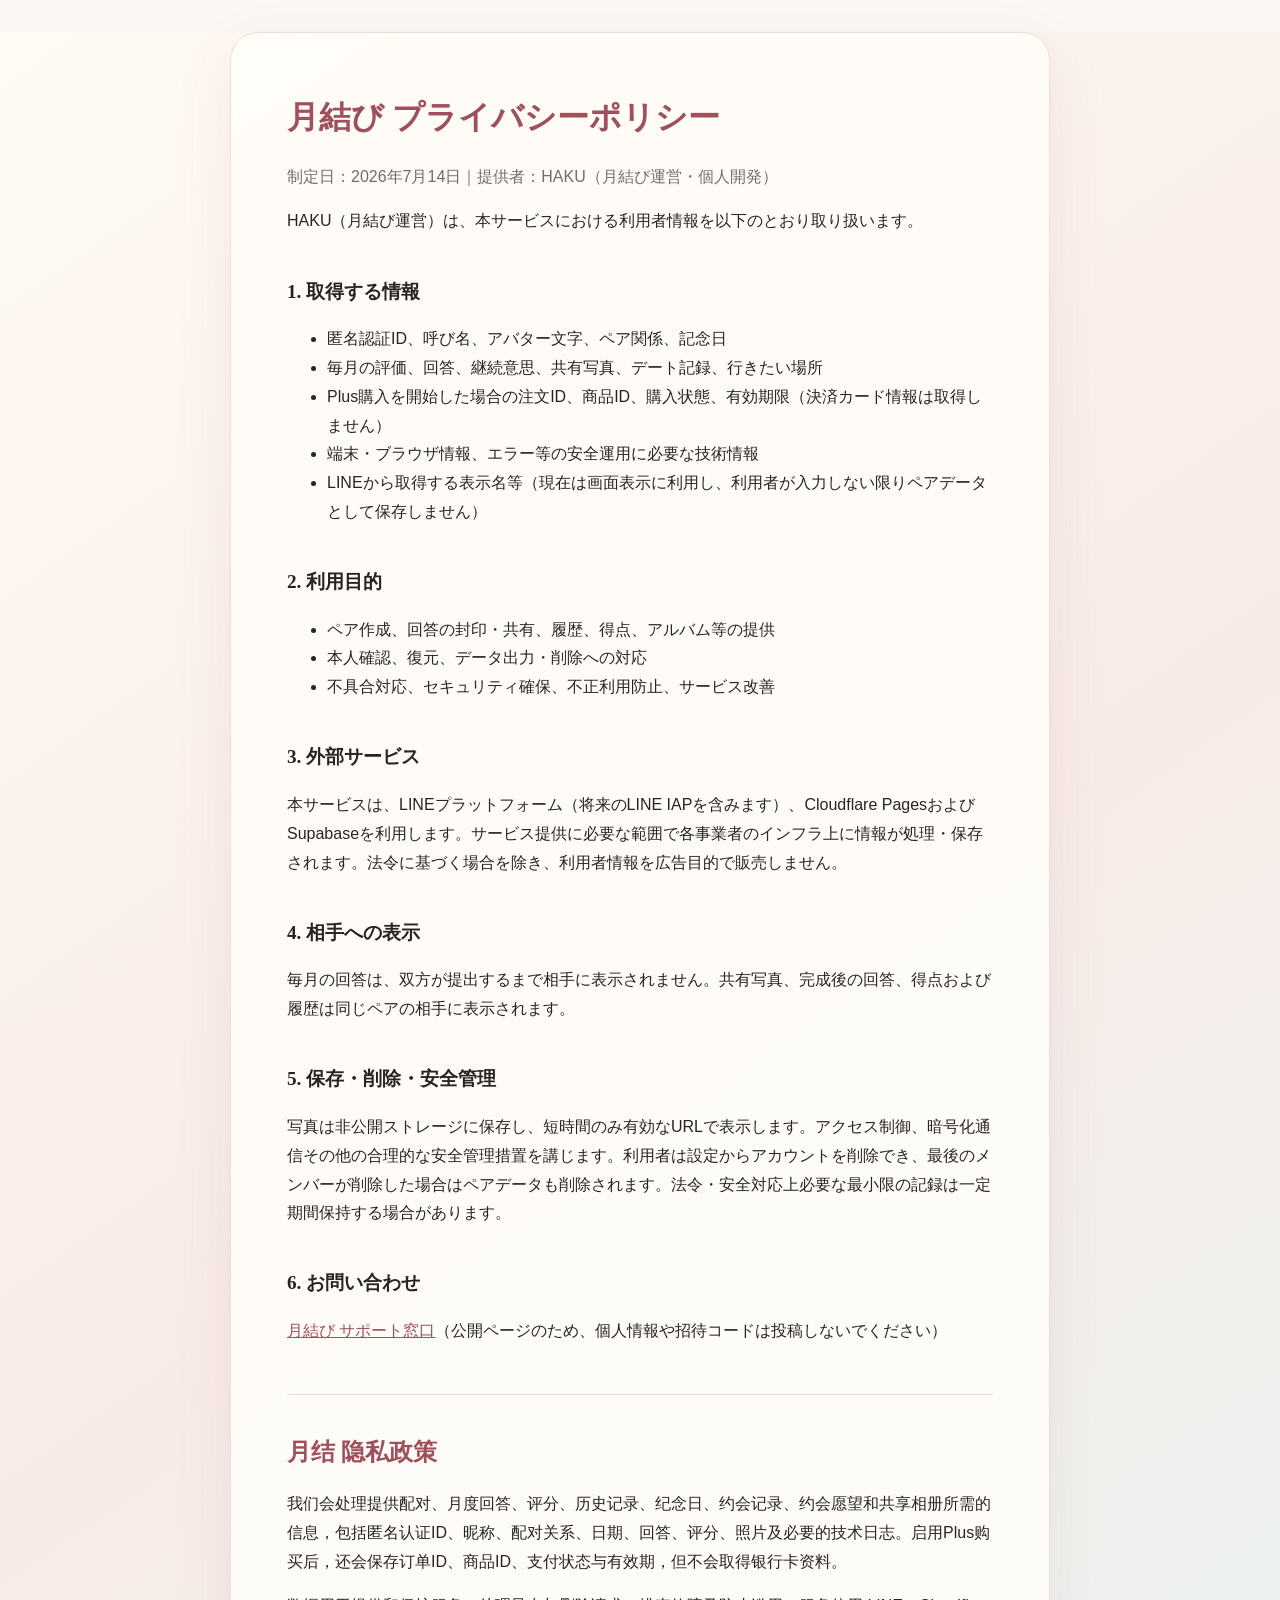
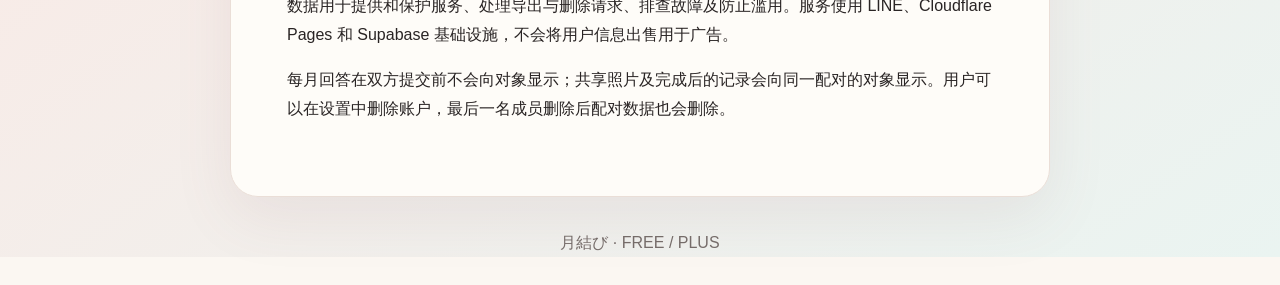
<file: privacy.html>
<!doctype html>
<html lang="ja">
<head>
  <meta charset="utf-8">
  <meta name="viewport" content="width=device-width,initial-scale=1">
  <title>プライバシーポリシー｜月結び</title>
  <link rel="icon" href="icon.svg" type="image/svg+xml">
  <style>
    :root{color:#292424;background:#fbf7f2;font-family:-apple-system,BlinkMacSystemFont,"Noto Sans JP","Yu Gothic",sans-serif;line-height:1.8}*{box-sizing:border-box}body{margin:0;background:linear-gradient(145deg,#fffaf4,#f8ebe7 55%,#eaf4f1)}main{width:min(820px,calc(100% - 32px));margin:32px auto;padding:clamp(24px,5vw,56px);background:#fffdf9ef;border:1px solid #eaded7;border-radius:28px;box-shadow:0 20px 60px #8d586018}h1,h2{font-family:"Noto Serif JP","Yu Mincho",serif}h1{margin:0;color:#9f505a}h2{margin-top:2em;font-size:1.2rem}a{color:#9f505a}.meta{color:#756c69}.lang{margin-top:48px;padding-top:36px;border-top:1px solid #eaded7}footer{text-align:center;margin:28px;color:#756c69}@media(max-width:520px){main{margin:12px auto;padding:24px 20px;border-radius:20px}}
  </style>
</head>
<body>
<main>
  <h1>月結び プライバシーポリシー</h1>
  <p class="meta">制定日：2026年7月14日｜提供者：HAKU（月結び運営・個人開発）</p>
  <p>HAKU（月結び運営）は、本サービスにおける利用者情報を以下のとおり取り扱います。</p>
  <h2>1. 取得する情報</h2>
  <ul><li>匿名認証ID、呼び名、アバター文字、ペア関係、記念日</li><li>毎月の評価、回答、継続意思、共有写真、デート記録、行きたい場所</li><li>Plus購入を開始した場合の注文ID、商品ID、購入状態、有効期限（決済カード情報は取得しません）</li><li>端末・ブラウザ情報、エラー等の安全運用に必要な技術情報</li><li>LINEから取得する表示名等（現在は画面表示に利用し、利用者が入力しない限りペアデータとして保存しません）</li></ul>
  <h2>2. 利用目的</h2>
  <ul><li>ペア作成、回答の封印・共有、履歴、得点、アルバム等の提供</li><li>本人確認、復元、データ出力・削除への対応</li><li>不具合対応、セキュリティ確保、不正利用防止、サービス改善</li></ul>
  <h2>3. 外部サービス</h2>
  <p>本サービスは、LINEプラットフォーム（将来のLINE IAPを含みます）、Cloudflare PagesおよびSupabaseを利用します。サービス提供に必要な範囲で各事業者のインフラ上に情報が処理・保存されます。法令に基づく場合を除き、利用者情報を広告目的で販売しません。</p>
  <h2>4. 相手への表示</h2>
  <p>毎月の回答は、双方が提出するまで相手に表示されません。共有写真、完成後の回答、得点および履歴は同じペアの相手に表示されます。</p>
  <h2>5. 保存・削除・安全管理</h2>
  <p>写真は非公開ストレージに保存し、短時間のみ有効なURLで表示します。アクセス制御、暗号化通信その他の合理的な安全管理措置を講じます。利用者は設定からアカウントを削除でき、最後のメンバーが削除した場合はペアデータも削除されます。法令・安全対応上必要な最小限の記録は一定期間保持する場合があります。</p>
  <h2>6. お問い合わせ</h2>
  <p><a href="https://github.com/HAKU200210/tsukimusubi-public-beta/issues">月結び サポート窓口</a>（公開ページのため、個人情報や招待コードは投稿しないでください）</p>
  <section class="lang" lang="zh-CN">
    <h1>月结 隐私政策</h1>
    <p>我们会处理提供配对、月度回答、评分、历史记录、纪念日、约会记录、约会愿望和共享相册所需的信息，包括匿名认证ID、昵称、配对关系、日期、回答、评分、照片及必要的技术日志。启用Plus购买后，还会保存订单ID、商品ID、支付状态与有效期，但不会取得银行卡资料。</p>
    <p>数据用于提供和保护服务、处理导出与删除请求、排查故障及防止滥用。服务使用 LINE、Cloudflare Pages 和 Supabase 基础设施，不会将用户信息出售用于广告。</p>
    <p>每月回答在双方提交前不会向对象显示；共享照片及完成后的记录会向同一配对的对象显示。用户可以在设置中删除账户，最后一名成员删除后配对数据也会删除。</p>
  </section>
</main>
<footer>月結び · FREE / PLUS</footer>
</body>
</html>
</file>
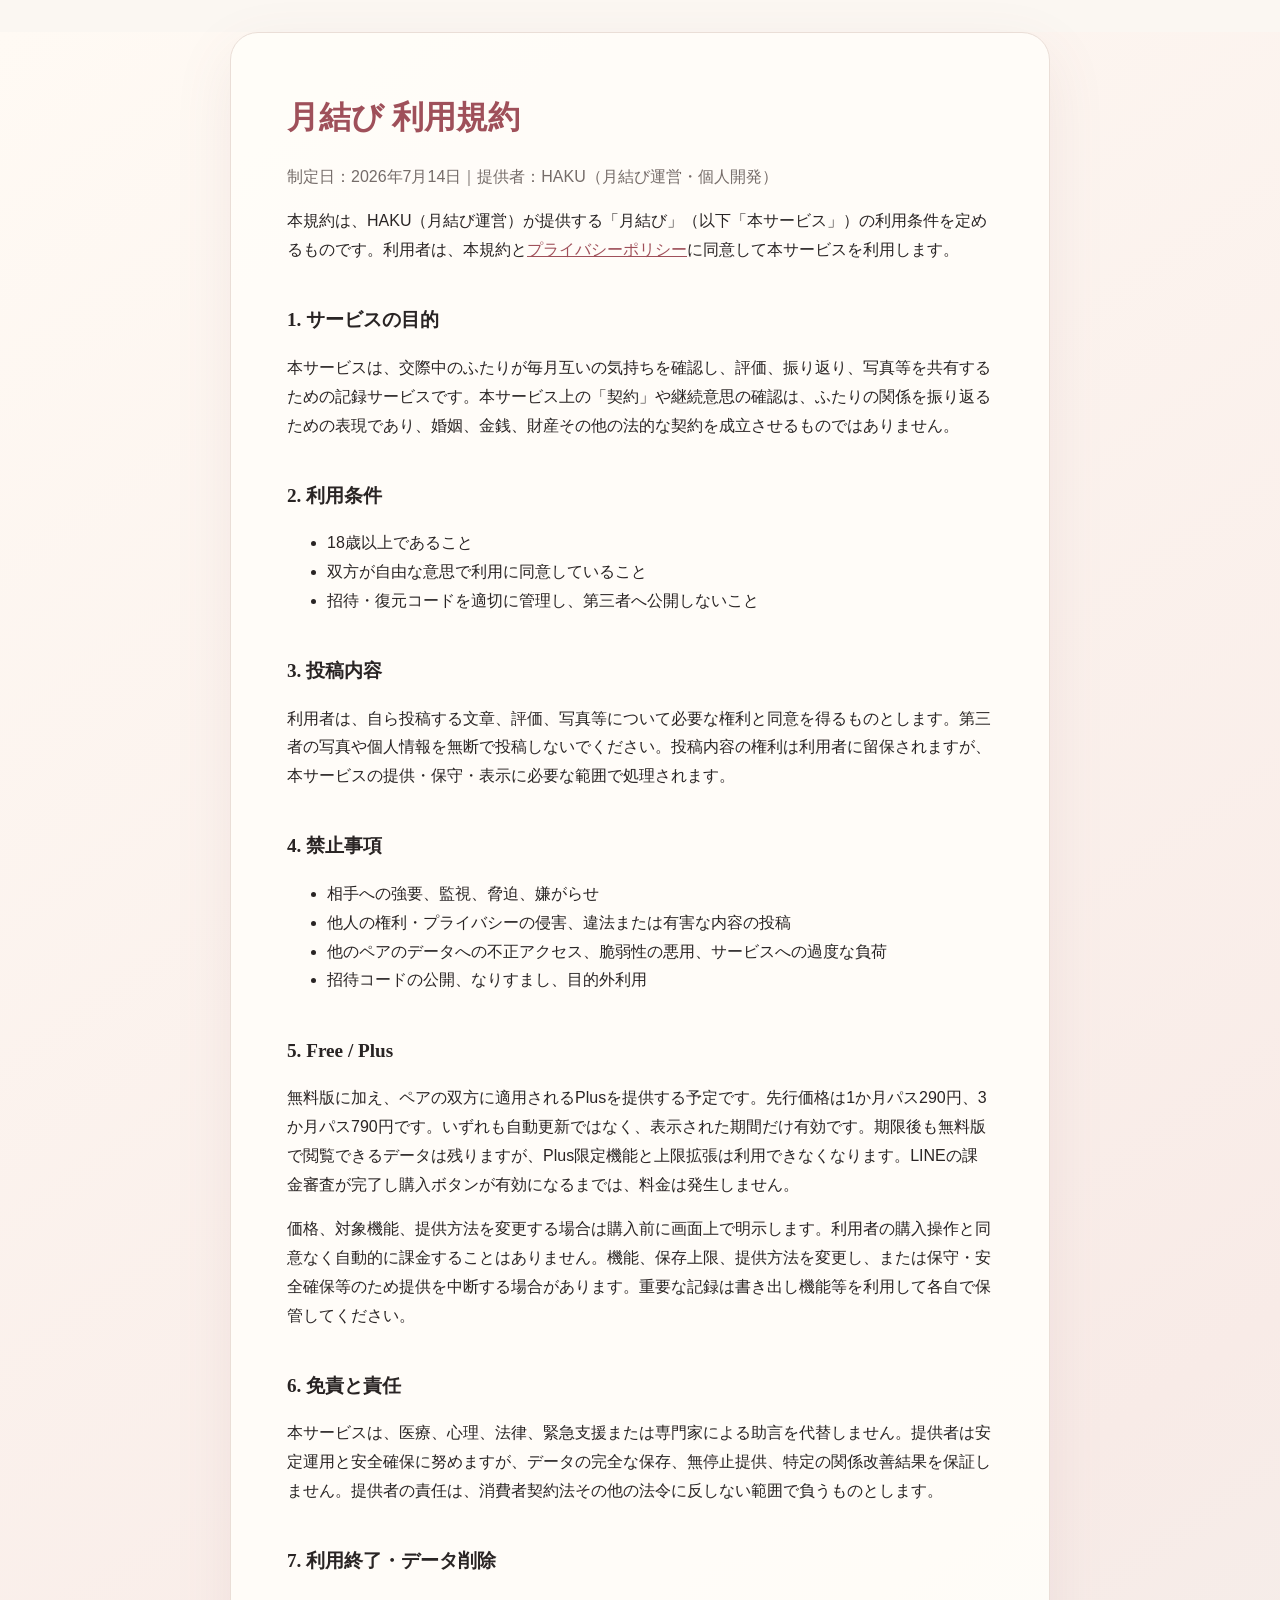
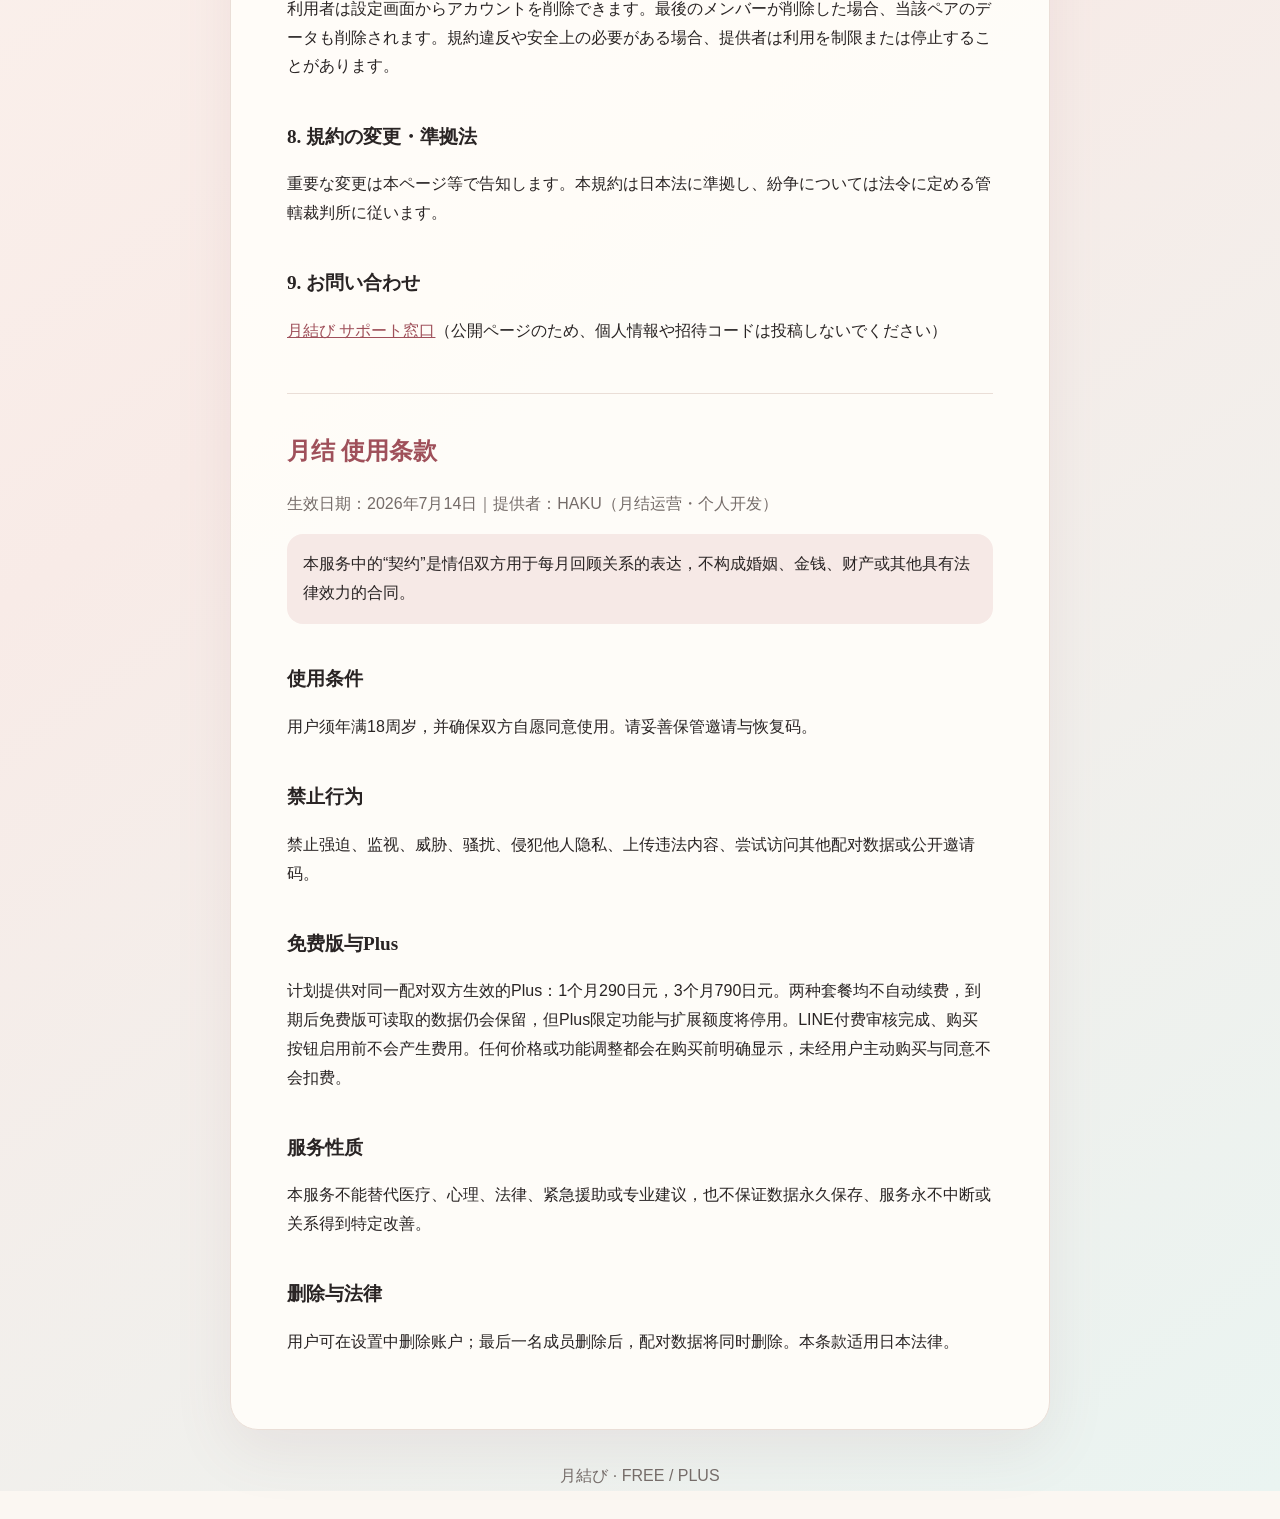
<file: terms.html>
<!doctype html>
<html lang="ja">
<head>
  <meta charset="utf-8">
  <meta name="viewport" content="width=device-width,initial-scale=1">
  <title>利用規約｜月結び</title>
  <link rel="icon" href="icon.svg" type="image/svg+xml">
  <style>
    :root{color:#292424;background:#fbf7f2;font-family:-apple-system,BlinkMacSystemFont,"Noto Sans JP","Yu Gothic",sans-serif;line-height:1.8}*{box-sizing:border-box}body{margin:0;background:linear-gradient(145deg,#fffaf4,#f8ebe7 55%,#eaf4f1)}main{width:min(820px,calc(100% - 32px));margin:32px auto;padding:clamp(24px,5vw,56px);background:#fffdf9eF;border:1px solid #eaded7;border-radius:28px;box-shadow:0 20px 60px #8d586018}h1,h2{font-family:"Noto Serif JP","Yu Mincho",serif}h1{margin:0;color:#9f505a}h2{margin-top:2em;font-size:1.2rem}a{color:#9f505a}.meta{color:#756c69}.notice{padding:16px;border-radius:16px;background:#f6e9e6}.lang{margin-top:48px;padding-top:36px;border-top:1px solid #eaded7}footer{text-align:center;margin:28px;color:#756c69}@media(max-width:520px){main{margin:12px auto;padding:24px 20px;border-radius:20px}}
  </style>
</head>
<body>
<main>
  <h1>月結び 利用規約</h1>
  <p class="meta">制定日：2026年7月14日｜提供者：HAKU（月結び運営・個人開発）</p>
  <p>本規約は、HAKU（月結び運営）が提供する「月結び」（以下「本サービス」）の利用条件を定めるものです。利用者は、本規約と<a href="privacy.html">プライバシーポリシー</a>に同意して本サービスを利用します。</p>

  <h2>1. サービスの目的</h2>
  <p>本サービスは、交際中のふたりが毎月互いの気持ちを確認し、評価、振り返り、写真等を共有するための記録サービスです。本サービス上の「契約」や継続意思の確認は、ふたりの関係を振り返るための表現であり、婚姻、金銭、財産その他の法的な契約を成立させるものではありません。</p>

  <h2>2. 利用条件</h2>
  <ul><li>18歳以上であること</li><li>双方が自由な意思で利用に同意していること</li><li>招待・復元コードを適切に管理し、第三者へ公開しないこと</li></ul>

  <h2>3. 投稿内容</h2>
  <p>利用者は、自ら投稿する文章、評価、写真等について必要な権利と同意を得るものとします。第三者の写真や個人情報を無断で投稿しないでください。投稿内容の権利は利用者に留保されますが、本サービスの提供・保守・表示に必要な範囲で処理されます。</p>

  <h2>4. 禁止事項</h2>
  <ul><li>相手への強要、監視、脅迫、嫌がらせ</li><li>他人の権利・プライバシーの侵害、違法または有害な内容の投稿</li><li>他のペアのデータへの不正アクセス、脆弱性の悪用、サービスへの過度な負荷</li><li>招待コードの公開、なりすまし、目的外利用</li></ul>

  <h2>5. Free / Plus</h2>
  <p>無料版に加え、ペアの双方に適用されるPlusを提供する予定です。先行価格は1か月パス290円、3か月パス790円です。いずれも自動更新ではなく、表示された期間だけ有効です。期限後も無料版で閲覧できるデータは残りますが、Plus限定機能と上限拡張は利用できなくなります。LINEの課金審査が完了し購入ボタンが有効になるまでは、料金は発生しません。</p><p>価格、対象機能、提供方法を変更する場合は購入前に画面上で明示します。利用者の購入操作と同意なく自動的に課金することはありません。機能、保存上限、提供方法を変更し、または保守・安全確保等のため提供を中断する場合があります。重要な記録は書き出し機能等を利用して各自で保管してください。</p>

  <h2>6. 免責と責任</h2>
  <p>本サービスは、医療、心理、法律、緊急支援または専門家による助言を代替しません。提供者は安定運用と安全確保に努めますが、データの完全な保存、無停止提供、特定の関係改善結果を保証しません。提供者の責任は、消費者契約法その他の法令に反しない範囲で負うものとします。</p>

  <h2>7. 利用終了・データ削除</h2>
  <p>利用者は設定画面からアカウントを削除できます。最後のメンバーが削除した場合、当該ペアのデータも削除されます。規約違反や安全上の必要がある場合、提供者は利用を制限または停止することがあります。</p>

  <h2>8. 規約の変更・準拠法</h2>
  <p>重要な変更は本ページ等で告知します。本規約は日本法に準拠し、紛争については法令に定める管轄裁判所に従います。</p>

  <h2>9. お問い合わせ</h2>
  <p><a href="https://github.com/HAKU200210/tsukimusubi-public-beta/issues">月結び サポート窓口</a>（公開ページのため、個人情報や招待コードは投稿しないでください）</p>

  <section class="lang" lang="zh-CN">
    <h1>月结 使用条款</h1>
    <p class="meta">生效日期：2026年7月14日｜提供者：HAKU（月结运营・个人开发）</p>
    <p class="notice">本服务中的“契约”是情侣双方用于每月回顾关系的表达，不构成婚姻、金钱、财产或其他具有法律效力的合同。</p>
    <h2>使用条件</h2><p>用户须年满18周岁，并确保双方自愿同意使用。请妥善保管邀请与恢复码。</p>
    <h2>禁止行为</h2><p>禁止强迫、监视、威胁、骚扰、侵犯他人隐私、上传违法内容、尝试访问其他配对数据或公开邀请码。</p>
    <h2>免费版与Plus</h2><p>计划提供对同一配对双方生效的Plus：1个月290日元，3个月790日元。两种套餐均不自动续费，到期后免费版可读取的数据仍会保留，但Plus限定功能与扩展额度将停用。LINE付费审核完成、购买按钮启用前不会产生费用。任何价格或功能调整都会在购买前明确显示，未经用户主动购买与同意不会扣费。</p>
    <h2>服务性质</h2><p>本服务不能替代医疗、心理、法律、紧急援助或专业建议，也不保证数据永久保存、服务永不中断或关系得到特定改善。</p>
    <h2>删除与法律</h2><p>用户可在设置中删除账户；最后一名成员删除后，配对数据将同时删除。本条款适用日本法律。</p>
  </section>
</main>
<footer>月結び · FREE / PLUS</footer>
</body>
</html>
</file>
